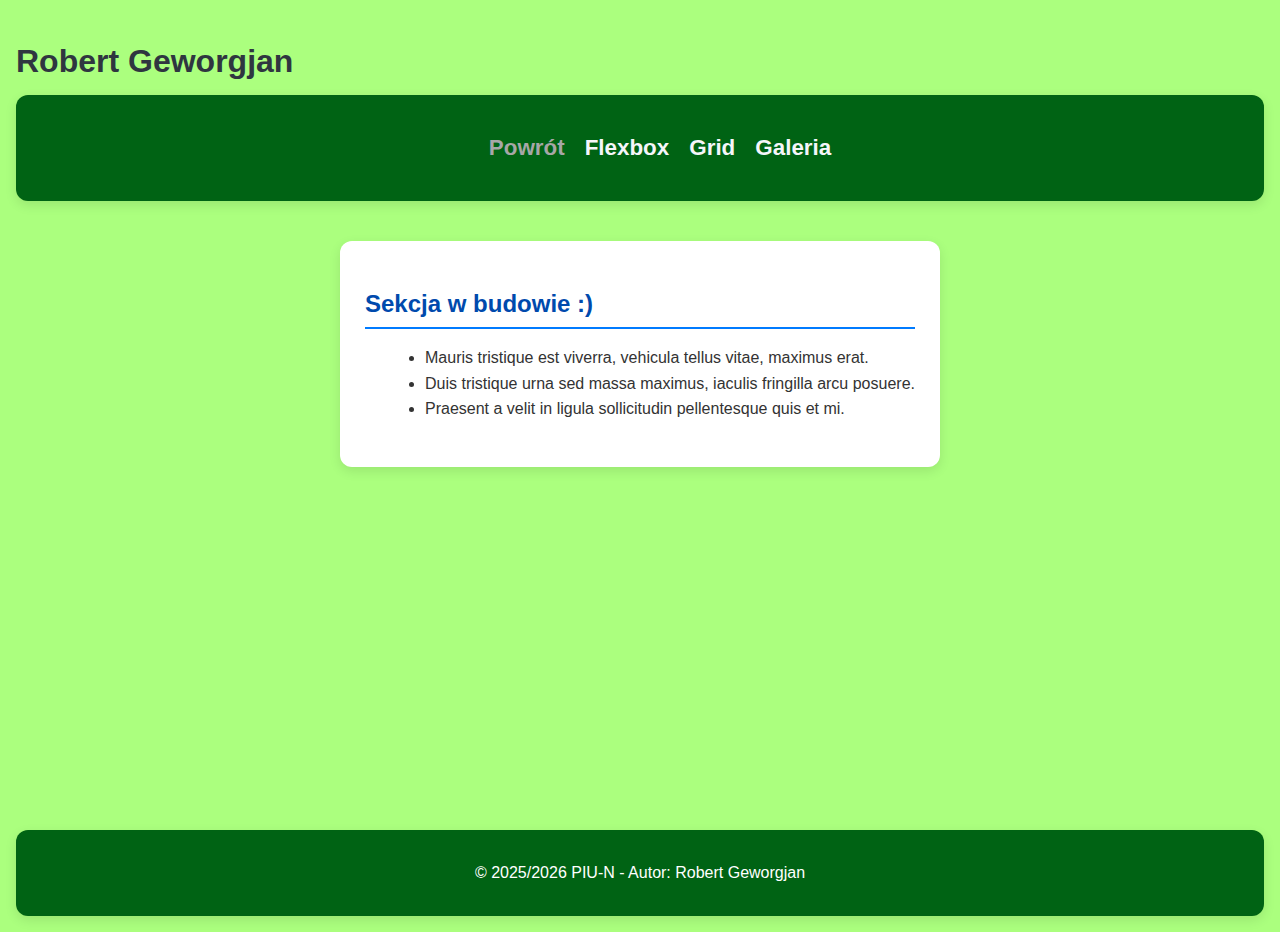
<file: lab-2/index.html>
<!DOCTYPE html>
<html lang="pl">
  <head>
    <meta charset="UTF-8" />
    <title>Lab 2</title>
    <link rel="stylesheet" href="css/style.css" />
  </head>
  <body>
    <header>
      <h1>Robert Geworgjan</h1>
      <nav>
        <ul>
          <a href=".." id="nav-back">Powrót</a>
          <li><a href="flex.html">Flexbox</a></li>
          <li><a href="grid.html">Grid</a></li>
          <li><a href="galeria.html">Galeria</a></li>
        </ul>
      </nav>
    </header>

    <main>
      <section>
        <h2>Sekcja w budowie :)</h2>
        <article>
          <ul>
            <li>
              Mauris tristique est viverra, vehicula tellus vitae, maximus erat.
            </li>
            <li>
              Duis tristique urna sed massa maximus, iaculis fringilla arcu
              posuere.
            </li>
            <li>
              Praesent a velit in ligula sollicitudin pellentesque quis et mi.
            </li>
          </ul>
        </article>
      </section>
    </main>

    <footer>
      <p>&copy; 2025/2026 PIU-N - Autor: Robert Geworgjan</p>
    </footer>
  </body>
</html>
</file>
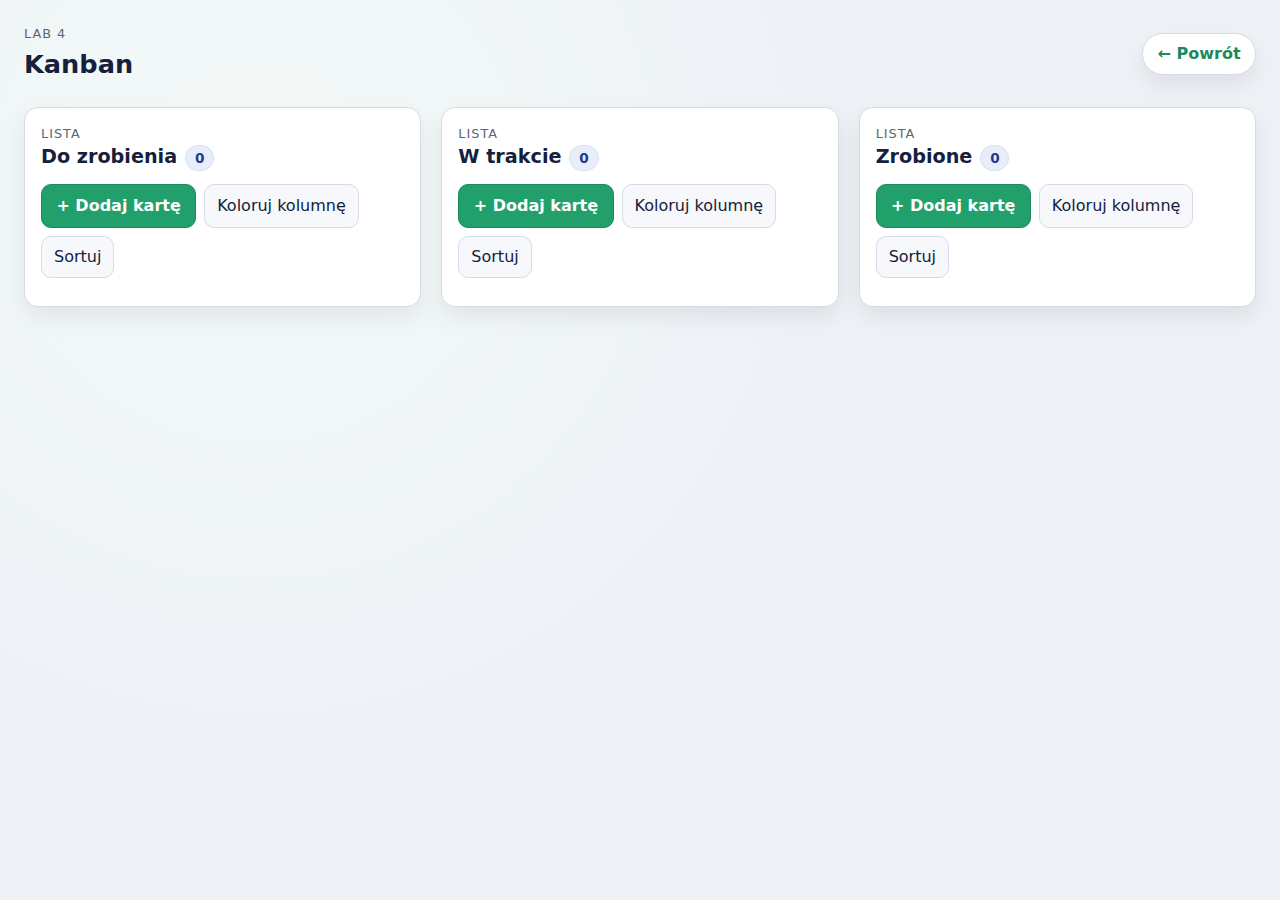
<file: lab-4/index.html>
<!DOCTYPE html>
<html lang="pl">
  <head>
    <meta charset="UTF-8" />
    <title>Lab 4 | Kanban</title>
    <link rel="stylesheet" href="css/style.css" />
  </head>
  <body>
    <header class="topbar">
      <div>
        <p class="eyebrow">Lab 4</p>
        <h1>Kanban</h1>
      </div>
      <a class="back-link" href="..">&larr; Powrót</a>
    </header>

    <main class="board" id="board">
      <section class="column" data-column="todo">
        <header class="column__header">
          <div>
            <p class="eyebrow">Lista</p>
            <h2>Do zrobienia <span class="counter" data-count>0</span></h2>
          </div>
          <div class="column__actions">
            <button type="button" data-action="add">+ Dodaj kartę</button>
            <button type="button" data-action="color-column">Koloruj kolumnę</button>
            <button type="button" data-action="sort">Sortuj</button>
          </div>
        </header>
        <div class="cards" data-cards></div>
      </section>

      <section class="column" data-column="doing">
        <header class="column__header">
          <div>
            <p class="eyebrow">Lista</p>
            <h2>W trakcie <span class="counter" data-count>0</span></h2>
          </div>
          <div class="column__actions">
            <button type="button" data-action="add">+ Dodaj kartę</button>
            <button type="button" data-action="color-column">Koloruj kolumnę</button>
            <button type="button" data-action="sort">Sortuj</button>
          </div>
        </header>
        <div class="cards" data-cards></div>
      </section>

      <section class="column" data-column="done">
        <header class="column__header">
          <div>
            <p class="eyebrow">Lista</p>
            <h2>Zrobione <span class="counter" data-count>0</span></h2>
          </div>
          <div class="column__actions">
            <button type="button" data-action="add">+ Dodaj kartę</button>
            <button type="button" data-action="color-column">Koloruj kolumnę</button>
            <button type="button" data-action="sort">Sortuj</button>
          </div>
        </header>
        <div class="cards" data-cards></div>
      </section>
    </main>

    <script src="js/app.js" defer></script>
  </body>
</html>
</file>
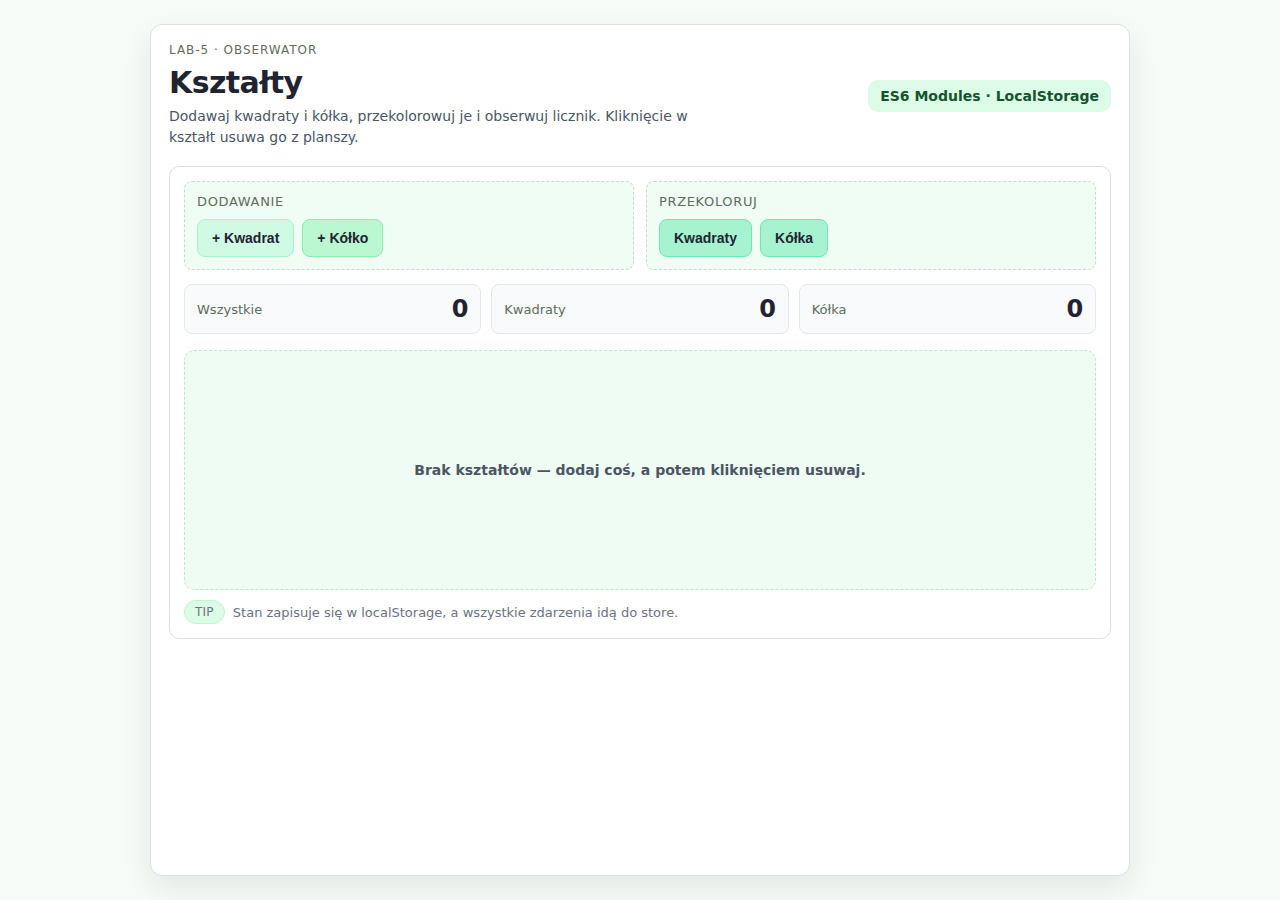
<file: lab-5/index.html>
<!DOCTYPE html>
<html lang="pl">
<head>
  <meta charset="UTF-8">
  <meta name="viewport" content="width=device-width, initial-scale=1.0">
  <title>Lab-5 | Kształty</title>
  <style>
    :root {
      --bg: #f6fbf7;
      --panel: #ffffff;
      --border: #dcdfe6;
      --text: #1f2430;
      --muted: #5f6b5f;
      --accent: #16a34a;
      --accent-2: #22c55e;
    }

    * {
      box-sizing: border-box;
    }

    body {
      margin: 0;
      min-height: 100vh;
      font-family: "Inter", "Segoe UI", system-ui, sans-serif;
      background: var(--bg);
      color: var(--text);
      display: flex;
      justify-content: center;
      padding: 24px;
    }

    .layout {
      width: min(980px, 100%);
      background: var(--panel);
      border: 1px solid var(--border);
      border-radius: 12px;
      padding: 18px;
      box-shadow: 0 12px 30px rgba(0, 0, 0, 0.08);
    }

    .hero {
      display: flex;
      align-items: center;
      justify-content: space-between;
      gap: 12px;
      flex-wrap: wrap;
    }

    .eyebrow {
      color: var(--muted);
      letter-spacing: 0.08em;
      text-transform: uppercase;
      font-size: 12px;
      margin: 0 0 8px;
    }

    h1 {
      margin: 0;
      font-size: clamp(22px, 4vw, 30px);
      letter-spacing: -0.02em;
    }

    .lead {
      margin: 6px 0 0;
      max-width: 540px;
      color: #4b5563;
      line-height: 1.5;
      font-size: 14px;
    }

    .badge {
      display: inline-flex;
      align-items: center;
      gap: 8px;
      padding: 8px 12px;
      border-radius: 10px;
      background: #dcfce7;
      color: #14532d;
      font-weight: 700;
      font-size: 14px;
    }

    .panel {
      margin-top: 18px;
      background: var(--panel);
      border-radius: 10px;
      padding: 14px;
      border: 1px solid var(--border);
    }

    .controls {
      display: grid;
      gap: 12px;
      grid-template-columns: repeat(auto-fit, minmax(240px, 1fr));
    }

    .controls__group {
      background: #f0fdf4;
      border: 1px dashed #d1d5db;
      border-radius: 8px;
      padding: 12px;
      display: flex;
      flex-direction: column;
      gap: 10px;
    }

    .controls__label {
      color: var(--muted);
      font-size: 13px;
      text-transform: uppercase;
      letter-spacing: 0.05em;
    }

    .controls__actions {
      display: flex;
      flex-wrap: wrap;
      gap: 8px;
    }

    button {
      border: 1px solid var(--border);
      cursor: pointer;
      padding: 10px 14px;
      border-radius: 8px;
      font-size: 14px;
      font-weight: 700;
      transition: transform 100ms ease, box-shadow 120ms ease, border-color 120ms ease;
      color: var(--text);
      background: #f3f4f6;
    }

    button:hover {
      transform: translateY(-1px);
      border-color: #bfc3cf;
    }

    button:active {
      transform: translateY(0);
    }

    .btn--square {
      background: #d1fae5;
      border-color: #a7f3d0;
    }

    .btn--circle {
      background: #bbf7d0;
      border-color: #86efac;
    }

    .btn--recolor {
      background: #a7f3d0;
      border-color: #6ee7b7;
    }

    .stats {
      margin-top: 14px;
      display: grid;
      gap: 10px;
      grid-template-columns: repeat(auto-fit, minmax(160px, 1fr));
    }

    .stat-card {
      background: #f9fafb;
      border: 1px solid #e5e7eb;
      border-radius: 8px;
      padding: 10px 12px;
      display: flex;
      align-items: center;
      justify-content: space-between;
      gap: 6px;
    }

    .stat-card strong {
      font-size: 24px;
      letter-spacing: -0.01em;
    }

    .stat-card span {
      color: var(--muted);
      font-size: 13px;
    }

    .board {
      margin-top: 16px;
      background: #eefcf3;
      border-radius: 10px;
      padding: 14px;
      border: 1px dashed #c0e7cd;
      min-height: 240px;
      position: relative;
      overflow: hidden;
    }

    .shapes {
      display: grid;
      grid-template-columns: repeat(auto-fit, minmax(110px, 1fr));
      gap: 12px;
    }

    .shape {
      position: relative;
      width: 100%;
      padding-top: 100%;
      border-radius: 12px;
      background: #86efac;
      box-shadow: 0 6px 14px rgba(0, 0, 0, 0.12);
      transition: transform 120ms ease, box-shadow 120ms ease;
      border: 2px solid #bbf7d0;
      cursor: pointer;
    }

    .shape[data-shape-type="circle"] {
      border-radius: 50%;
    }

    .shape:hover {
      transform: translateY(-2px);
      box-shadow: 0 10px 18px rgba(0, 0, 0, 0.16);
    }

    .shape__label {
      position: absolute;
      inset: 0;
      display: grid;
      place-items: center;
      color: #111827;
      font-weight: 800;
      letter-spacing: 0.03em;
      text-transform: uppercase;
      pointer-events: none;
      font-size: 13px;
    }

    .empty-state {
      position: absolute;
      inset: 0;
      display: grid;
      place-items: center;
      color: #4b5563;
      font-weight: 600;
      pointer-events: none;
      text-align: center;
      font-size: 14px;
    }

    .hint {
      margin-top: 10px;
      color: #6b7280;
      font-size: 13px;
      display: flex;
      gap: 8px;
      align-items: center;
    }

    .pill {
      padding: 4px 10px;
      border-radius: 999px;
      background: #dcfce7;
      border: 1px solid #bbf7d0;
      font-size: 12px;
      letter-spacing: 0.02em;
      text-transform: uppercase;
    }
  </style>
</head>
<body>
  <main class="layout">
    <div class="hero">
      <div>
        <p class="eyebrow">Lab-5 · Obserwator</p>
        <h1>Kształty</h1>
        <p class="lead">Dodawaj kwadraty i kółka, przekolorowuj je i obserwuj licznik. Kliknięcie w kształt usuwa go z planszy.</p>
      </div>
      <div class="badge">ES6 Modules · LocalStorage</div>
    </div>

    <section class="panel">
      <div class="controls">
        <div class="controls__group">
          <span class="controls__label">Dodawanie</span>
          <div class="controls__actions">
            <button type="button" class="btn--square" data-add="square">+ Kwadrat</button>
            <button type="button" class="btn--circle" data-add="circle">+ Kółko</button>
          </div>
        </div>
        <div class="controls__group">
          <span class="controls__label">Przekoloruj</span>
          <div class="controls__actions">
            <button type="button" class="btn--recolor" data-recolor="square">Kwadraty</button>
            <button type="button" class="btn--recolor" data-recolor="circle">Kółka</button>
          </div>
        </div>
      </div>

      <div class="stats">
        <div class="stat-card">
          <span>Wszystkie</span>
          <strong data-count-total>0</strong>
        </div>
        <div class="stat-card">
          <span>Kwadraty</span>
          <strong data-count-square>0</strong>
        </div>
        <div class="stat-card">
          <span>Kółka</span>
          <strong data-count-circle>0</strong>
        </div>
      </div>

      <div class="board">
        <div class="shapes" data-shapes></div>
        <div class="empty-state" data-empty>Brak kształtów — dodaj coś, a potem kliknięciem usuwaj.</div>
      </div>
      <div class="hint">
        <span class="pill">Tip</span>
        <span>Stan zapisuje się w localStorage, a wszystkie zdarzenia idą do store.</span>
      </div>
    </section>
  </main>

  <script type="module" src="./app.js"></script>
</body>
</html>
</file>
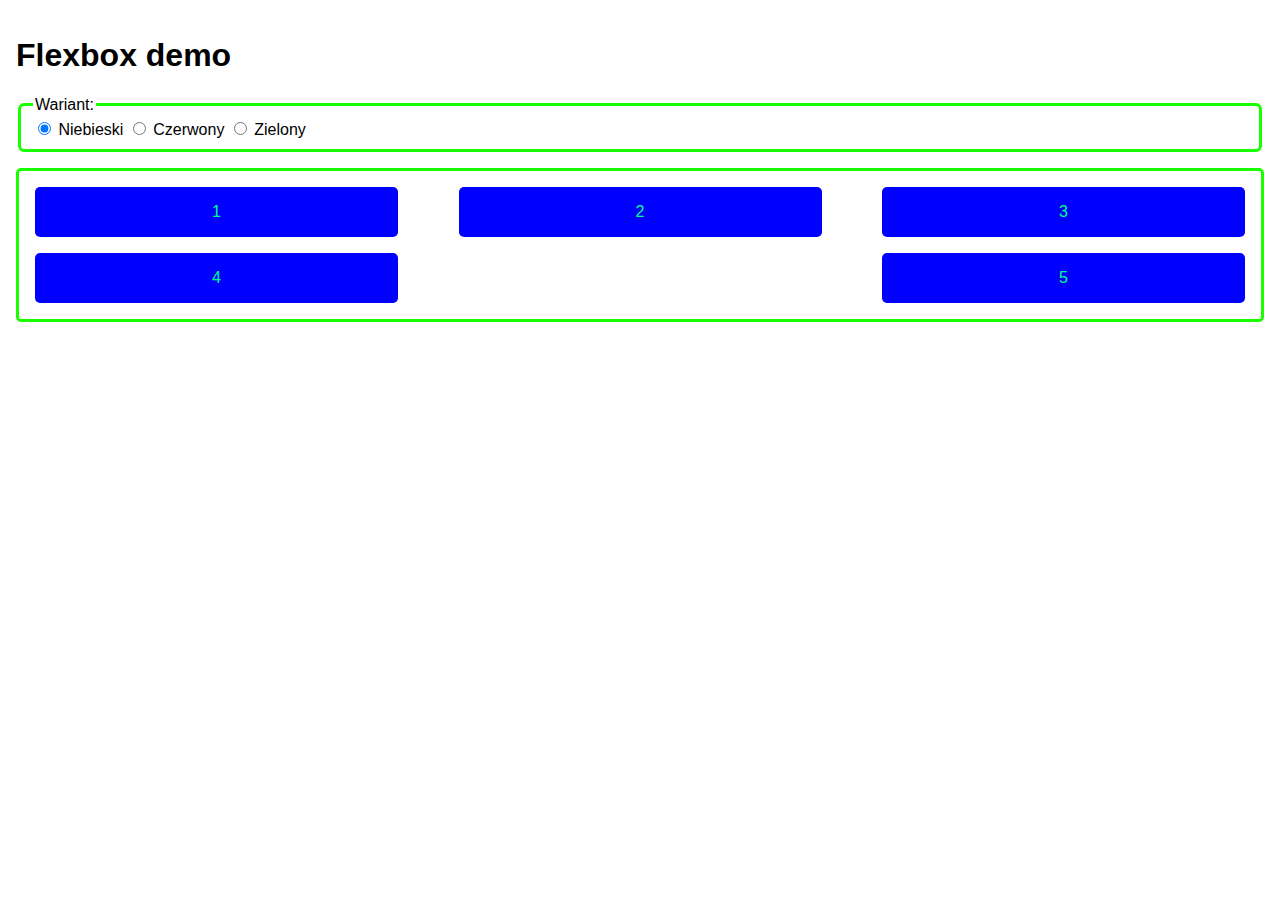
<file: lab-2/flex.html>
<!DOCTYPE html>
<html lang="pl">
  <head>
    <meta charset="UTF-8" />
    <meta name="viewport" content="width=device-width, initial-scale=1.0" />
    <title>Flexbox Demo</title>
    <link rel="stylesheet" href="css/flex.css" />
  </head>
  <body>
    <h1>Flexbox demo</h1>
    <header>
      <fieldset class="theme-picker">
        <legend>Wariant:</legend>
        <label>
          <input type="radio" name="version" value="blue" checked />
          Niebieski
        </label>
        <label
          ><input type="radio" name="version" value="red" />
          Czerwony
        </label>
        <label>
          <input type="radio" name="version" value="green" />
          Zielony
        </label>
      </fieldset>
    </header>
    <div class="container">
      <div class="item">1</div>
      <div class="item">2</div>
      <div class="item">3</div>
      <div class="item">4</div>
      <div class="item">5</div>
    </div>
  </body>
</html>
</file>
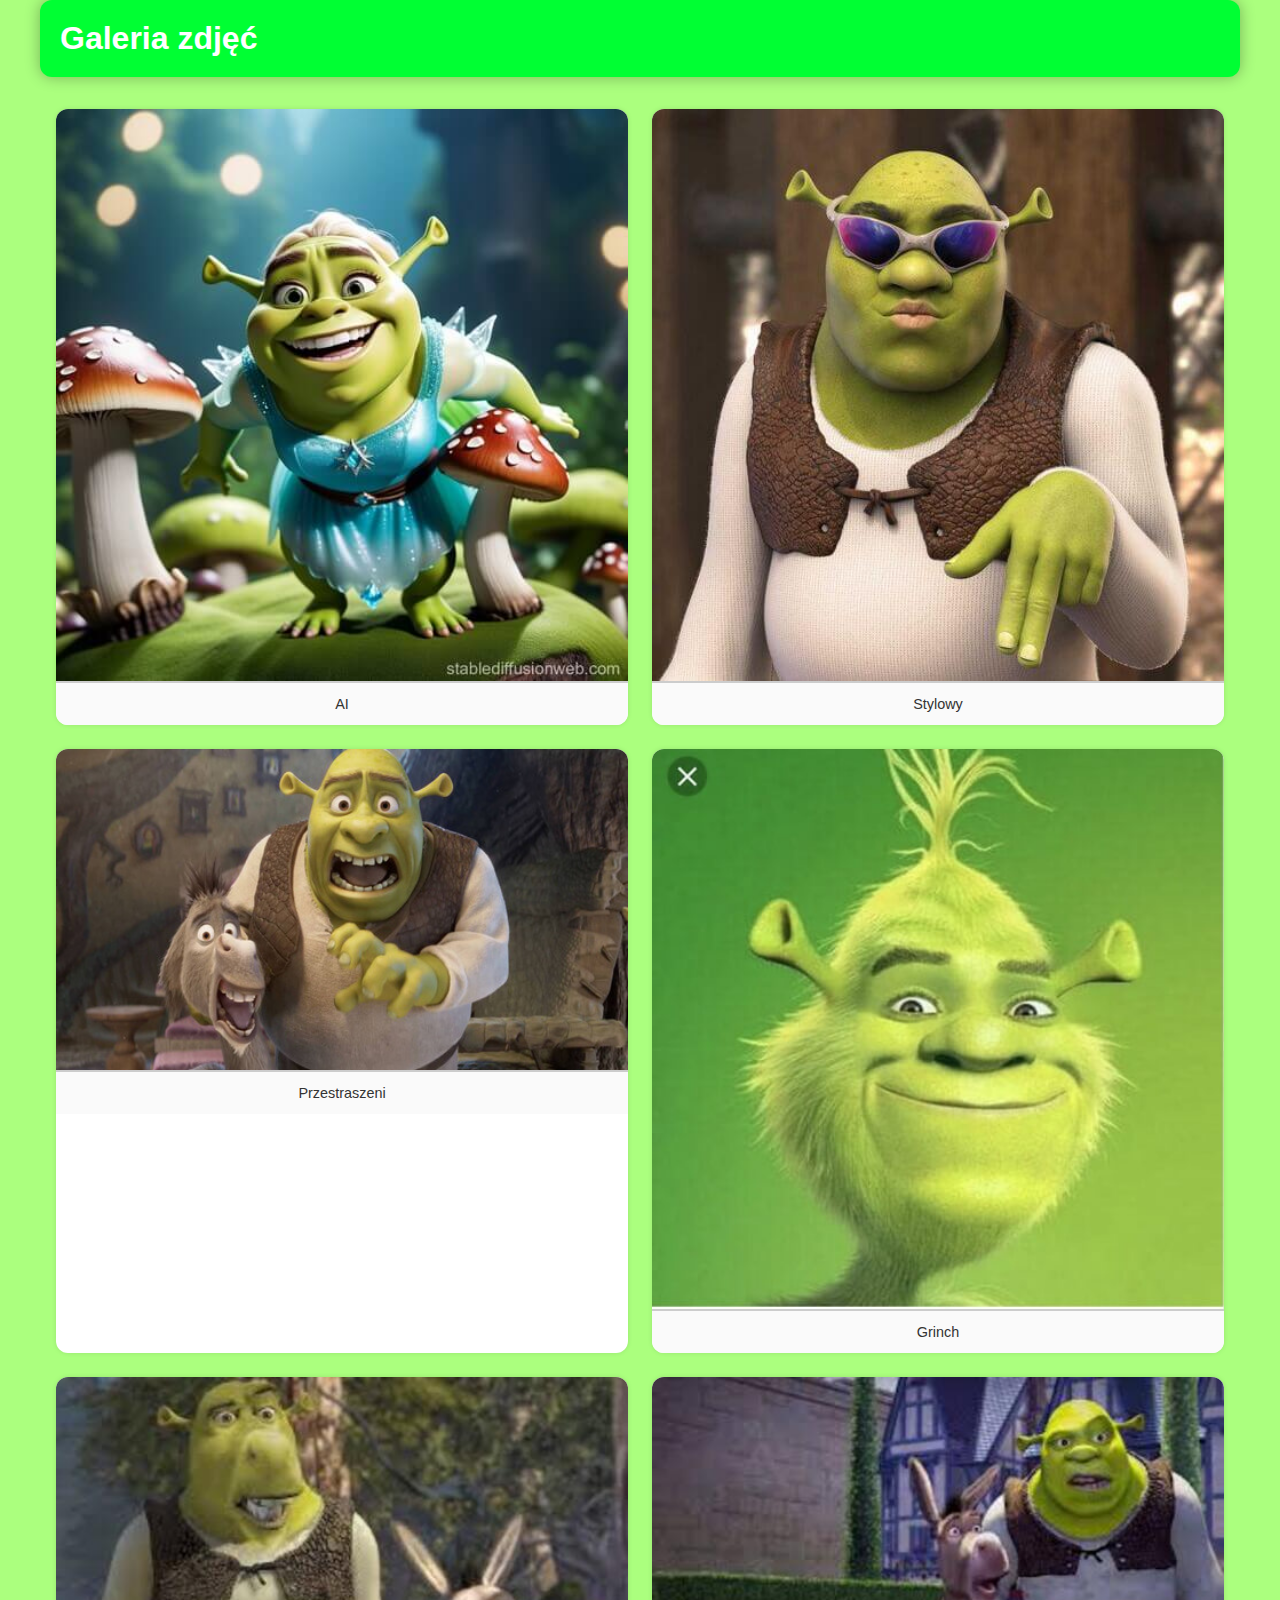
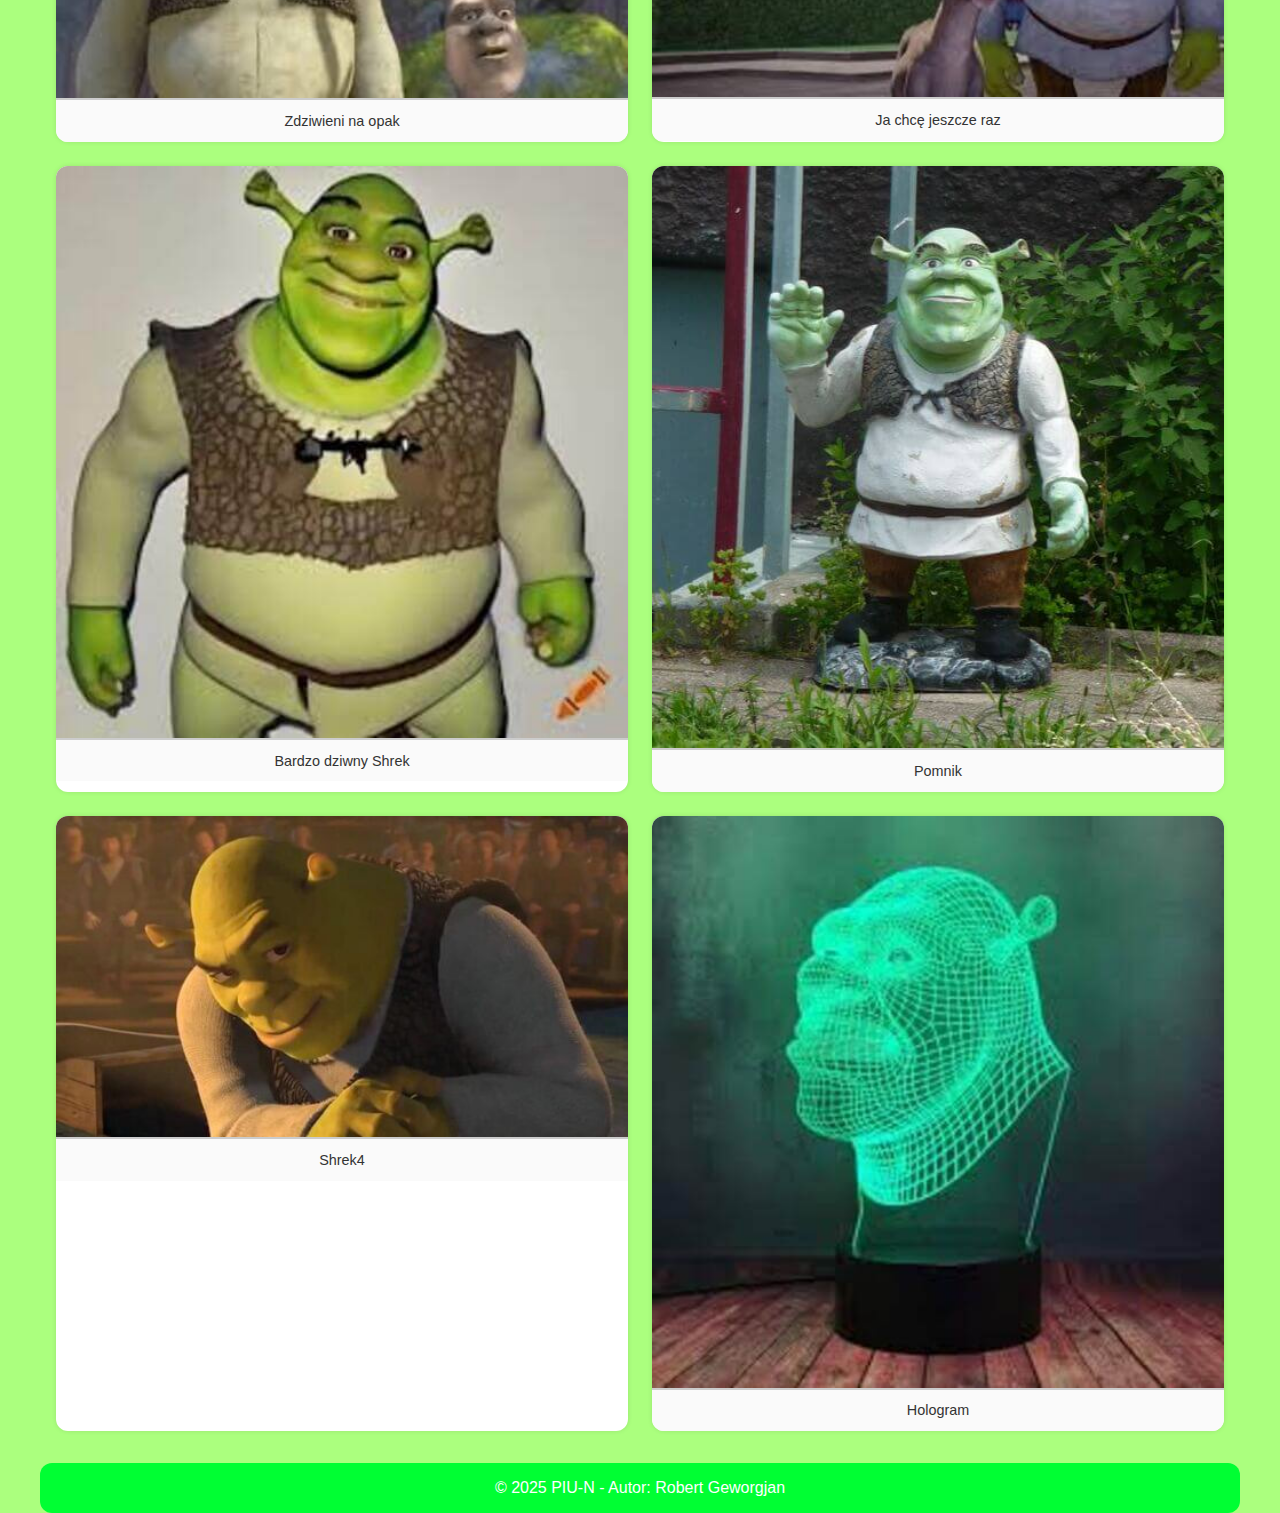
<file: lab-2/galeria.html>
<!DOCTYPE html>
<html lang="pl">
  <head>
    <meta charset="UTF-8" />
    <title>Galeria</title>
    <link rel="stylesheet" href="css/galeria.css" />
  </head>
  <body>
    <header>
      <h1>Galeria zdjęć</h1>
    </header>

    <main class="gallery">
      <figure>
        <img
          src="images/1-500.jpg"
          srcset="images/1-500.jpg 500w, images/1-1000.jpg 1000w"
          sizes="(max-width: 799px) 500px, (max-width: 1199px) 1000px, (max-width: 1599px) 500px, 1000px"
          alt="Shrek wygenerowany przez AI"
        />
        <figcaption>AI</figcaption>
      </figure>

      <figure>
        <img
          src="images/2-500.jpg"
          srcset="images/2-500.jpg 500w, images/2-1000.jpg 1000w"
          sizes="(max-width: 799px) 500px, (max-width: 1199px) 1000px, (max-width: 1599px) 500px, 1000px"
          alt="Shrek w stylowych okularkach"
        />
        <figcaption>Stylowy</figcaption>
      </figure>

      <figure>
        <img
          src="images/3-500.jpg"
          srcset="images/3-500.jpg 500w, images/3-1000.jpg 1000w"
          sizes="(max-width: 799px) 500px, (max-width: 1199px) 1000px, (max-width: 1599px) 500px, 1000px"
          alt="Shrek i Osioł przestraszeni"
        />
        <figcaption>Przestraszeni</figcaption>
      </figure>

      <figure>
        <img
          src="images/4-500.jpg"
          srcset="images/4-500.jpg 500w, images/4-1000.jpg 1000w"
          sizes="(max-width: 799px) 500px, (max-width: 1199px) 1000px, (max-width: 1599px) 500px, 1000px"
          alt="Shreko-grimch w jednej postaci"
        />
        <figcaption>Grinch</figcaption>
      </figure>

      <figure>
        <img
          src="images/5-500.jpg"
          srcset="images/5-500.jpg 500w, images/5-1000.jpg 1000w"
          sizes="(max-width: 799px) 500px, (max-width: 1199px) 1000px, (max-width: 1599px) 500px, 1000px"
          alt="Shrek i Osioł zdziwieni na odwrót"
        />
        <figcaption>Zdziwieni na opak</figcaption>
      </figure>

      <figure>
        <img
          src="images/6-500.jpg"
          srcset="images/6-500.jpg 500w, images/6-1000.jpg 1000w"
          sizes="(max-width: 799px) 500px, (max-width: 1199px) 1000px, (max-width: 1599px) 500px, 1000px"
          alt="Shrek i Osioł po teatrzyku"
        />
        <figcaption>Ja chcę jeszcze raz</figcaption>
      </figure>

      <figure>
        <img
          src="images/7-500.jpg"
          srcset="images/7-500.jpg 500w, images/7-1000.jpg 1000w"
          sizes="(max-width: 799px) 500px, (max-width: 1199px) 1000px, (max-width: 1599px) 500px, 1000px"
          alt="Shrek w bardzo dziwnym przebraniu"
        />
        <figcaption>Bardzo dziwny Shrek</figcaption>
      </figure>

      <figure>
        <img
          src="images/8-500.jpg"
          srcset="images/8-500.jpg 500w, images/8-1000.jpg 1000w"
          sizes="(max-width: 799px) 500px, (max-width: 1199px) 1000px, (max-width: 1599px) 500px, 1000px"
          alt="Pomnik Shreka"
        />
        <figcaption>Pomnik</figcaption>
      </figure>

      <figure>
        <img
          src="images/9-500.jpg"
          srcset="images/9-500.jpg 500w, images/9-1000.jpg 1000w"
          sizes="(max-width: 799px) 500px, (max-width: 1199px) 1000px, (max-width: 1599px) 500px, 1000px"
          alt="Shrek z miną typu nie tym razem"
        />
        <figcaption>Shrek4</figcaption>
      </figure>

      <figure>
        <img
          src="images/10-500.jpg"
          srcset="images/10-500.jpg 500w, images/10-1000.jpg 1000w"
          sizes="(max-width: 799px) 500px, (max-width: 1199px) 1000px, (max-width: 1599px) 500px, 1000px"
          alt="Shrek typu hologram"
        />
        <figcaption>Hologram</figcaption>
      </figure>
    </main>

    <footer>
      <p>&copy; 2025 PIU-N - Autor: Robert Geworgjan</p>
    </footer>
  </body>
</html>
</file>
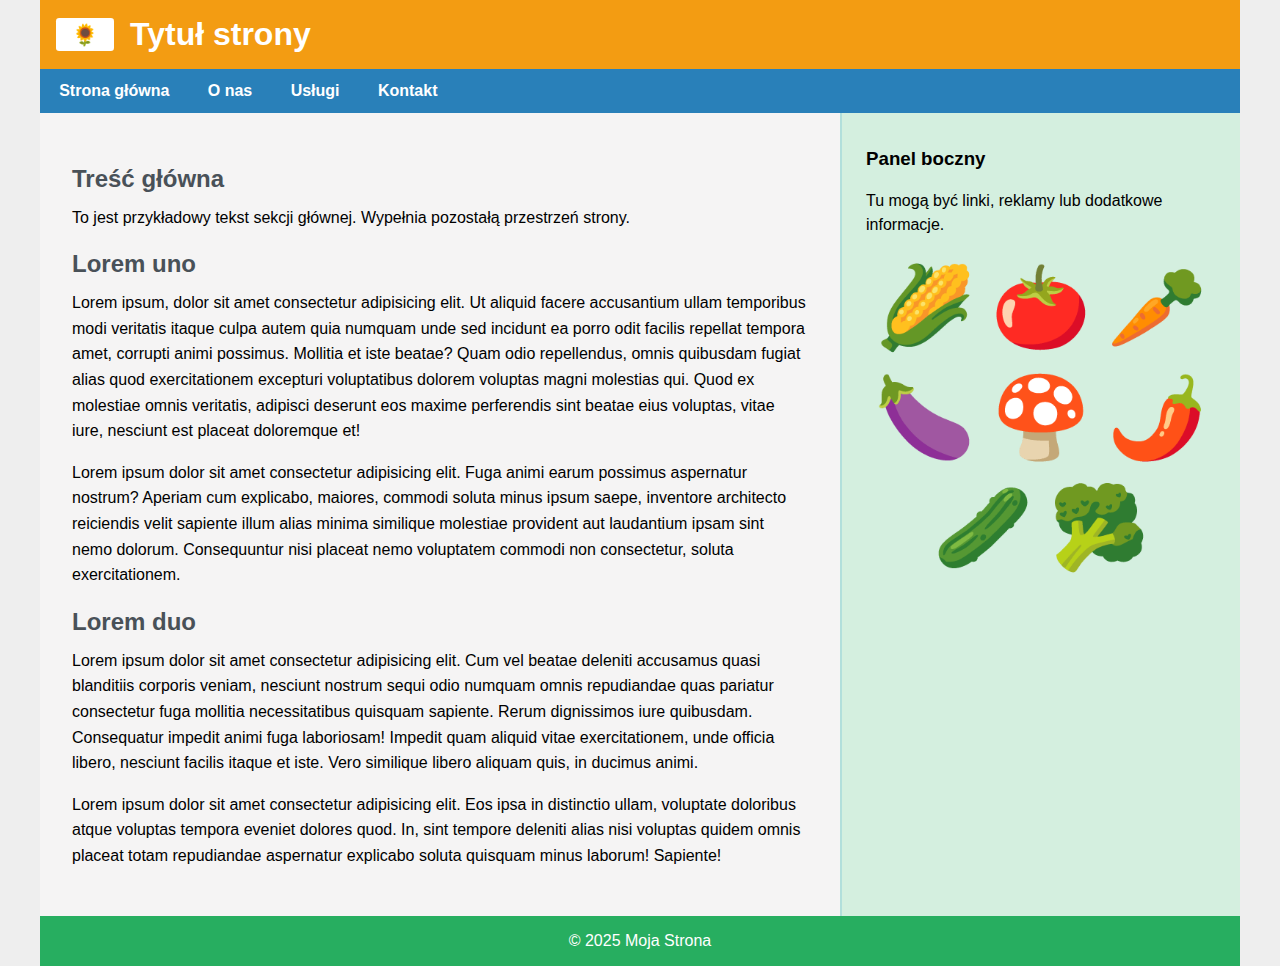
<file: lab-2/grid.html>
<!DOCTYPE html>
<html lang="pl">
  <head>
    <meta charset="UTF-8" />
    <meta name="viewport" content="width=device-width, initial-scale=1.0" />
    <title>Grid Layout Demo</title>
    <link rel="stylesheet" href="css/grid.css" />
  </head>
  <body>
    <div class="container">
      <header>
        <div class="logo">🌻</div>
        <h1>Tytuł strony</h1>
      </header>
      <nav>
        <a href="#">Strona główna</a>
        <a href="#">O nas</a>
        <a href="#">Usługi</a>
        <a href="#">Kontakt</a>
      </nav>
      <main>
        <h2>Treść główna</h2>
        <p>
          To jest przykładowy tekst sekcji głównej. Wypełnia pozostałą
          przestrzeń strony.
        </p>
        <h2>Lorem uno</h2>
        <p>
          Lorem ipsum, dolor sit amet consectetur adipisicing elit. Ut aliquid
          facere accusantium ullam temporibus modi veritatis itaque culpa autem
          quia numquam unde sed incidunt ea porro odit facilis repellat tempora
          amet, corrupti animi possimus. Mollitia et iste beatae? Quam odio
          repellendus, omnis quibusdam fugiat alias quod exercitationem
          excepturi voluptatibus dolorem voluptas magni molestias qui. Quod ex
          molestiae omnis veritatis, adipisci deserunt eos maxime perferendis
          sint beatae eius voluptas, vitae iure, nesciunt est placeat doloremque
          et!
        </p>
        <p>
          Lorem ipsum dolor sit amet consectetur adipisicing elit. Fuga animi
          earum possimus aspernatur nostrum? Aperiam cum explicabo, maiores,
          commodi soluta minus ipsum saepe, inventore architecto reiciendis
          velit sapiente illum alias minima similique molestiae provident aut
          laudantium ipsam sint nemo dolorum. Consequuntur nisi placeat nemo
          voluptatem commodi non consectetur, soluta exercitationem.
        </p>
        <h2>Lorem duo</h2>
        <p>
          Lorem ipsum dolor sit amet consectetur adipisicing elit. Cum vel
          beatae deleniti accusamus quasi blanditiis corporis veniam, nesciunt
          nostrum sequi odio numquam omnis repudiandae quas pariatur consectetur
          fuga mollitia necessitatibus quisquam sapiente. Rerum dignissimos iure
          quibusdam. Consequatur impedit animi fuga laboriosam! Impedit quam
          aliquid vitae exercitationem, unde officia libero, nesciunt facilis
          itaque et iste. Vero similique libero aliquam quis, in ducimus animi.
        </p>
        <p>
          Lorem ipsum dolor sit amet consectetur adipisicing elit. Eos ipsa in
          distinctio ullam, voluptate doloribus atque voluptas tempora eveniet
          dolores quod. In, sint tempore deleniti alias nisi voluptas quidem
          omnis placeat totam repudiandae aspernatur explicabo soluta quisquam
          minus laborum! Sapiente!
        </p>
      </main>
      <aside>
        <h3>Panel boczny</h3>
        <p>Tu mogą być linki, reklamy lub dodatkowe informacje.</p>
        <div>
          <span>🌽</span><span>🍅</span> <span>🥕</span><span>🍆</span>
          <span>🍄</span><span>🌶️</span> <span>🥒</span><span>🥦</span>
        </div>
      </aside>
      <footer>
        <p>&copy; 2025 Moja Strona</p>
      </footer>
    </div>
  </body>
</html>
</file>
<file: lab-4/css/style.css>
:root {
  --bg: #eef2f7;
  --panel: #ffffff;
  --ink: #14213d;
  --muted: #5c6672;
  --accent: #22a06b;
  --accent-strong: #1b8a5c;
  --border: #d6dce5;
  --shadow: 0 10px 25px rgba(0, 0, 0, 0.08);
  --radius: 14px;
}

*,
*::before,
*::after {
  box-sizing: border-box;
}

html {
  font-size: 16px;
  font-family: 'Inter', 'Segoe UI', system-ui, -apple-system, sans-serif;
  line-height: 1.5;
}

body {
  margin: 0;
  min-height: 100vh;
  background: radial-gradient(circle at 20% 20%, #f4faf7, #eef2f7 45%),
    radial-gradient(circle at 80% 0%, #f5f0ff, #eef2f7 50%);
  color: var(--ink);
  padding: 1.5rem;
}

.topbar {
  display: flex;
  align-items: center;
  justify-content: space-between;
  gap: 1rem;
  margin-bottom: 1.5rem;
}

.eyebrow {
  text-transform: uppercase;
  letter-spacing: 0.08em;
  font-size: 0.8rem;
  color: var(--muted);
  margin: 0;
}

h1 {
  margin: 0.1rem 0 0;
  font-size: clamp(1.6rem, 2vw, 2rem);
}

h2 {
  margin: 0;
  font-size: 1.2rem;
  display: inline-flex;
  align-items: center;
  gap: 0.5rem;
}

.back-link {
  color: var(--accent-strong);
  text-decoration: none;
  font-weight: 600;
  padding: 0.5rem 0.9rem;
  background: var(--panel);
  border: 1px solid var(--border);
  border-radius: 999px;
  box-shadow: var(--shadow);
}

.back-link:hover {
  background: #f5f8ff;
}

.board {
  display: grid;
  grid-template-columns: repeat(auto-fit, minmax(280px, 1fr));
  gap: 1.25rem;
}

.column {
  background: var(--panel);
  border: 1px solid var(--border);
  border-radius: var(--radius);
  padding: 1rem;
  box-shadow: var(--shadow);
  display: flex;
  flex-direction: column;
  gap: 0.75rem;
}

.column__header {
  display: flex;
  flex-direction: column;
  gap: 0.75rem;
}

.column__actions {
  display: flex;
  flex-wrap: wrap;
  gap: 0.5rem;
}

button {
  font: inherit;
  cursor: pointer;
  border-radius: 10px;
  border: 1px solid transparent;
  transition: transform 0.2s ease, box-shadow 0.2s ease, background 0.2s ease;
}

.column__actions button[data-action='add'] {
  background: var(--accent);
  color: #fff;
  border-color: var(--accent-strong);
  padding: 0.55rem 0.9rem;
  font-weight: 700;
}

.column__actions button[data-action='color-column'],
.column__actions button[data-action='sort'] {
  background: #f6f8fb;
  color: var(--ink);
  border-color: var(--border);
  padding: 0.5rem 0.75rem;
}

.column__actions button:hover,
.card__actions button:hover,
.card__toolbar button:hover {
  transform: translateY(-2px);
  box-shadow: 0 8px 16px rgba(0, 0, 0, 0.08);
}

.cards {
  display: flex;
  flex-direction: column;
  gap: 0.75rem;
}

.card {
  border-radius: 12px;
  padding: 0.85rem 0.9rem;
  border: 1px solid rgba(0, 0, 0, 0.06);
  box-shadow: 0 6px 12px rgba(0, 0, 0, 0.05);
  display: flex;
  flex-direction: column;
  gap: 0.6rem;
}

.card__toolbar {
  display: flex;
  align-items: center;
  justify-content: space-between;
  gap: 0.5rem;
}

.card__title {
  font-weight: 700;
}

.card__toolbar button {
  background: rgba(255, 255, 255, 0.7);
  color: var(--ink);
  border: 1px solid rgba(0, 0, 0, 0.07);
  padding: 0.25rem 0.55rem;
}

.card__content {
  background: rgba(255, 255, 255, 0.4);
  padding: 0.5rem;
  border-radius: 8px;
  min-height: 56px;
  outline: 1px solid rgba(0, 0, 0, 0.05);
}

.card__content:focus-visible {
  outline: 2px solid rgba(0, 0, 0, 0.2);
}

.card__actions {
  display: flex;
  gap: 0.35rem;
}

.card__actions button {
  flex: 1;
  padding: 0.4rem 0.55rem;
  background: #f4f6fb;
  border: 1px solid var(--border);
  color: var(--ink);
}

.card__actions button[disabled] {
  opacity: 0.45;
  cursor: not-allowed;
  box-shadow: none;
}

.counter {
  display: inline-flex;
  align-items: center;
  justify-content: center;
  background: #e8eef9;
  color: #1f3c8c;
  padding: 0.1rem 0.55rem;
  border-radius: 999px;
  font-size: 0.85rem;
  font-weight: 700;
  border: 1px solid #d5def7;
}

@media (max-width: 720px) {
  body {
    padding: 1rem;
  }
  .column__actions {
    flex-direction: column;
  }
  .card__toolbar {
    flex-direction: column;
    align-items: flex-start;
  }
  .card__actions {
    flex-wrap: wrap;
  }
  .card__actions button {
    flex: 1 1 45%;
  }
}
</file>
<file: lab-2/css/flex.css>
body {
  font-family: Arial, sans-serif;
  margin: 0;
  padding: 1rem;
}

.theme-picker {
  border-width: 3px;
  border-style: solid;
  border-color: #1aff00;
  border-radius: 6px;
  margin-bottom: 1rem;
}

.container {
  border: 3px solid #1aff00;
  border-radius: 5px;
  display: flex;
  gap: 1rem;
  padding: 1rem;
}

.item {
  display: flex;
  flex-direction: column;
  justify-content: center;
  align-items: center;
  text-align: center;
  padding: 1rem 0;
  border-radius: 5px;
  background: #106027;
  color: #00ff84;
}

/* ---------------- BLUE THEME ---------------- */
body:has(input[value='blue']:checked) {
  @media (min-width: 1024px) {
    .container {
      display: flex;
      flex-wrap: wrap;
      flex-direction: row;
      justify-content: space-between;
    }
    .item {
      width: 30%;
      background: #0000ff;
    }
  }

  @media (max-width: 1024px) {
    .container {
      flex-direction: column;
      align-items: center;
    }
    .item {
      width: 50%;
      background: #0000ff;
    }
  }
}

/* ---------------- GREEN THEME ---------------- */
body:has(input[value='green']:checked) {
  .container > .item:nth-child(1)::before {
    content: '😀';
    font-size: 2em;
    position: absolute;
    left: 1%;
    top: 50%;
    transform: translateY(-55%);
  }

  .container > .item:nth-child(1)::after {
    content: '😀';
    font-size: 2em;
    position: absolute;
    right: 1%;
    top: 50%;
    transform: translateY(-55%);
  }

  @media (min-width: 1024px) {
    .container {
      flex-wrap: nowrap;
      flex-direction: row;
      justify-content: space-between;
    }
    .item {
      background: #00ff00;
    }
    .container > .item:nth-child(1) {
      width: 36%;
      position: relative;
    }
    .container > .item:nth-child(2) {
      width: 29%;
    }
    .container > .item:nth-child(3) {
      width: 22%;
    }
    .container > .item:nth-child(4) {
      width: 15%;
    }
    .container > .item:nth-child(5) {
      width: 8%;
    }
  }

  @media (max-width: 1024px) {
    .container {
      flex-direction: column-reverse;
      align-items: flex-end;
    }
    .item {
      background: #00ff00;
    }
    .container > .item:nth-child(1) {
      width: 95%;
      position: relative;
    }
    .container > .item:nth-child(2) {
      width: 80%;
    }
    .container > .item:nth-child(3) {
      width: 65%;
    }
    .container > .item:nth-child(4) {
      width: 50%;
    }
    .container > .item:nth-child(5) {
      width: 35%;
    }
  }
}

/* ---------------- RED THEME ---------------- */
body:has(input[value='red']:checked) {
  .container > .item:nth-child(1) {
    order: 3;
    font-weight: 700;
  }
  .container > .item:nth-child(1)::after {
    content: '(Jestem większy i na środku!)';
    display: block;
    font-weight: 400;
    font-size: 80%;
  }

  .container > .item:nth-child(2) {
    order: 1;
  }
  .container > .item:nth-child(3) {
    order: 2;
  }
  .container > .item:nth-child(4) {
    order: 4;
  }
  .container > .item:nth-child(5) {
    order: 5;
  }

  @media (min-width: 1024px) {
    .container {
      display: flex;
      flex-direction: row;
      flex-wrap: nowrap;
    }
    .item {
      background: #ff0000;
      flex-grow: 1;
    }
    .container > .item:nth-child(1) {
      flex-grow: 2;
    }
  }

  @media (max-width: 1024px) {
    .container {
      display: flex;
      flex-direction: row;
      flex-wrap: wrap;
      justify-content: space-between;
    }
    .item {
      background: #ff0000;
      flex-grow: 1;
    }
    .container > .item:nth-child(1) {
      width: 100%;
      flex-grow: 2;
      order: 3;
      font-weight: 700;
    }
  }
}
</file>
<file: lab-2/css/galeria.css>
* {
  margin: 0;
  padding: 0;
  box-sizing: border-box;
}

body {
  font-family: Arial, sans-serif;
  background-color: #abff7e;
  color: #222;
}

header {
  background-color: #00ff33;
  color: rgb(255, 255, 255);
  padding: 20px;
  border-radius: 12px;
  box-shadow: 0 0 15px rgba(0, 0, 0, 0.3);
  max-width: 1200px;
  margin: 0 auto;
}

footer {
  background-color: #00ff33;
  color: white;
  text-align: center;
  padding: 1rem;
  margin-top: 2rem;
  border-radius: 12px;
  max-width: 1200px;
  margin: 0 auto;
}

.gallery {
  display: grid;
  grid-template-columns: 1fr;
  gap: 1.5rem;
  max-width: 1200px;
  margin: 2rem auto;
  padding: 0 1rem;
}

figure {
  background: white;
  border-radius: 12px;
  overflow: hidden;
  box-shadow: 0 0 5px rgba(0, 0, 0, 0.1);
  transition: transform 0.3s, box-shadow 0.3s;
}

figure:hover {
  transform: scale(1.03);
  box-shadow: 0 0 15px rgba(0, 0, 0, 0.3);
}

figure img {
  width: 100%;
  display: block;
  border-bottom: 2px solid #ccc;
}

figcaption {
  text-align: center;
  padding: 0.8rem;
  background-color: #fafafa;
  font-size: 0.9rem;
  color: #333;
}

@media (min-width: 1200px) {
  .gallery {
    grid-template-columns: 1fr 1fr;
  }
}
</file>
<file: lab-2/css/grid.css>
* {
  margin: 0;
  padding: 0;
  box-sizing: border-box;
}
body {
  font-family: Arial, sans-serif;
  background-color: #eeeeee;
}
main,
aside {
  h1,
  h2,
  h3,
  p {
    margin-bottom: 1rem;
    line-height: 1.5;
  }
}

.container {
  max-width: 1200px;
  background-color: #f5f4f4;
  display: grid;
  grid-template-areas:
    'header'
    'nav'
    'main'
    'aside'
    'footer';
  grid-template-columns: 1fr;
  margin: 0 auto;
}

header {
  grid-area: header;
  background-color: #f39c12;
  color: white;
  display: flex;
  align-items: center;
  padding: 1em;
}

.logo {
  background-color: white;
  border-radius: 0.2rem;
  font-size: 1.3rem;
  padding: 0.3rem 1rem;
  margin-right: 1rem;
}

header h1 {
  font-size: 2rem;
}

nav {
  grid-area: nav;
  display: flex;
  justify-content: center;
  background-color: #2980b9;
}

nav a {
  color: white;
  text-decoration: none;
  padding: 0.8rem 1.2rem;
  font-weight: bold;
}

nav a:hover {
  background-color: #1f6693;
}

main {
  grid-area: main;
  padding: 1rem 1.5rem;
}

main h2 {
  color: #495158;
  margin: 1rem 0 0.5rem;
}

main p {
  margin-bottom: 1rem;
  line-height: 1.6;
}

aside {
  grid-area: aside;
  background-color: #d4efdf;
  padding: 1rem 1.5rem;
}

aside div {
  text-align: center;
}

aside span {
  font-size: 4rem;
  margin: 0.5rem;
}

footer {
  grid-area: footer;
  background-color: #27ae60;
  color: #ffffff;
  text-align: center;
  padding: 1rem;
}

@media (min-width: 1024px) {
  .container {
    grid-template-areas:
      'header header'
      'nav nav'
      'main aside'
      'footer footer';
    grid-template-columns: 2fr 1fr;
  }

  nav {
    display: flex;
    justify-content: left;
  }

  main {
    padding: 2rem;
  }

  aside {
    border-left: 2px solid #b2dfdb;
    border-top: none;
    padding: 2rem 1.5rem;
  }

  aside div {
    display: flex;
    justify-content: center;
    flex-wrap: wrap;
  }

  aside span {
    font-size: 5rem;
    margin: 0.5rem;
  }
}
</file>
<file: lab-2/css/style.css>
/* Minimalny reset  */
html {
  font-size: 16px; /* bazowy rozmiar czcionki */
  font-family: system-ui, sans-serif; /* font systemowy */
  line-height: 1.5; /* lepsza czytelność */
}
body {
  margin: 1rem;
  padding: 0;
  font-family: 'Segoe UI', Arial, sans-serif;
  background-color: #abff7e;
  display: flex;
  flex-direction: column;
  min-height: 100vh;
}

header nav {
  background-color: #006314;
  color: white;
  padding: 20px;
  border-radius: 12px;
  box-shadow: 0 4px 12px rgba(0, 0, 0, 0.1);
}

h1 {
  margin-bottom: 10px;
  color: #2f3640;
}

nav ul {
  list-style: none;
  display: flex;
  justify-content: center;
  gap: 20px;
}

nav a {
  color: #f5f6fa;
  text-decoration: none;
  font-weight: bold;
  transition: color 0.3s;
}

nav a:hover {
  color: #00a8ff;
  text-decoration: none;
}

#nav-back {
  color: #a7a7a7;
  text-decoration: none;
  font-weight: bold;
  transition: color 0.3s;
}

#nav-back:hover {
  color: #00a8ff;
  text-decoration: none;
}

a {
  color: #0066cc; /* niebieski kolor linków */
  text-decoration: none; /* bez podkreślenia */
  font-size: 1.4rem;
}
a:hover {
  text-decoration: underline; /* podkreślenie przy najechaniu */
}

/* main */
main {
  max-width: 1000px;
  margin: 40px auto;
  padding: 25px;
  background-color: white;
  border-radius: 12px;
  box-shadow: 0 4px 12px rgba(0, 0, 0, 0.1);
}

main h2 {
  color: #004aad;
  margin-bottom: 10px;
  border-bottom: 2px solid #007bff;
  padding-bottom: 5px;
}

article p,
article ul {
  font-size: 16px;
  line-height: 1.6;
  color: #333;
  margin-bottom: 20px;
}

article ul {
  margin-left: 20px;
}

footer {
  background-color: #006314;
  color: white;
  text-align: center;
  padding: 15px 0;
  margin-top: auto;
  border-radius: 12px;
  box-shadow: 0 4px 12px rgba(0, 0, 0, 0.1);
}
</file>
